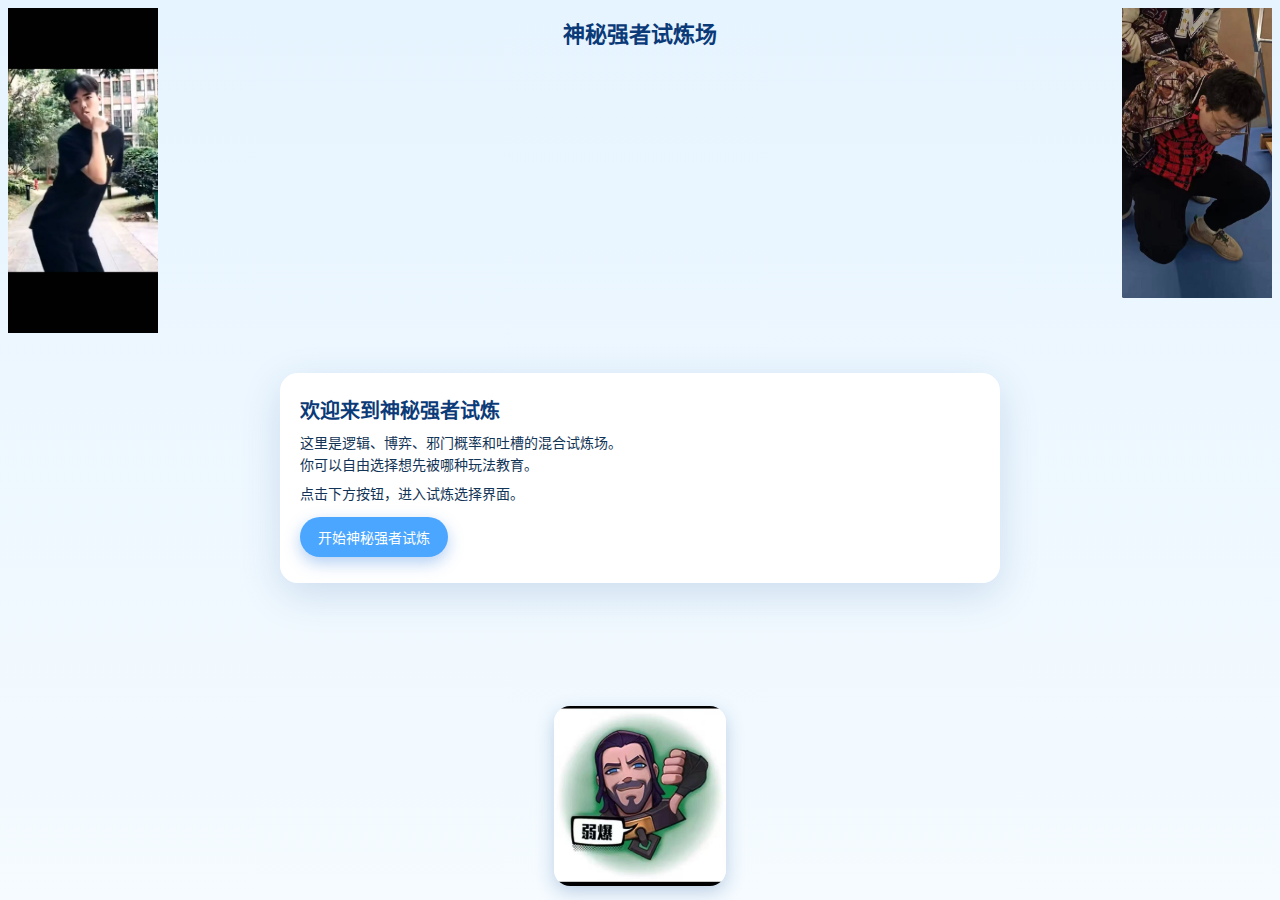
<file: index.html>
<!DOCTYPE html>
<html lang="zh-CN">
<head>
  <meta charset="UTF-8" />
  <title>神秘强者试炼场</title>
  <meta name="viewport" content="width=device-width, initial-scale=1" />
  <link rel="stylesheet" href="style.css" />
</head>
<body>
  <div class="app">
    <!-- 左上 / 右上 装饰图 -->
    <img
      id="img-left"
      class="decor-img decor-left"
      src="pic_L1.png"
      alt="左上角图片"
    />
    <img
      id="img-right"
      class="decor-img decor-right"
      src="pic_R1.png"
      alt="右上角图片"
    />

    <header>
      <h1>神秘强者试炼场</h1>
    </header>

    <main>
      <!-- 顶层首页 -->
      <section id="screen-home" class="screen active">
        <div class="card">
          <h2>欢迎来到神秘强者试炼</h2>
          <p class="story">
            这里是逻辑、博弈、邪门概率和吐槽的混合试炼场。<br />
            你可以自由选择想先被哪种玩法教育。
          </p>
          <p class="story">
            点击下方按钮，进入试炼选择界面。
          </p>
          <button id="btn-main-start" class="btn primary">
            开始神秘强者试炼
          </button>
        </div>
      </section>

      <!-- 试炼选择菜单 -->
      <section id="screen-trial-menu" class="screen">
        <div class="card">
          <h2>选择你的试炼</h2>
          <p class="story">
            请选择你想先体验的试炼模式：
          </p>
          <div class="choice-group">
            <button class="btn secondary" data-goto="screen-magic-intro">
              野猪王携空调哥强势入侵
            </button>
            <button class="btn secondary" data-goto="screen-pirate-intro">
              弄子里分赃事件
            </button>
            <button class="btn secondary" data-goto="screen-prisoner-intro">
              东窗事发
            </button>
            <button class="btn secondary" data-goto="screen-auction-intro">
              分赃后的迷茫
            </button>
            <button class="btn secondary" data-goto="screen-gamble-intro">
              分赃后的豪赌
            </button>
          </div>
          <button class="btn text" data-goto="screen-home">
            ← 返回主页
          </button>
        </div>
      </section>

      <!-- 魔法试炼：简介 -->
      <section id="screen-magic-intro" class="screen">
        <div class="card">
          <h2>魔法试炼（野猪王携空调哥强势入侵）</h2>
          <p class="story">
            你代表魔法师学院出战，对手是：<br />
            · 野猪王：把你变成野猪，成功率 70%；<br />
            · 空调大王：用冷空调把你吹晕，成功率 90%。<br />
            施法顺序：你 → 野猪王 → 空调大王。
          </p>
          <p class="story">
            如果第一轮结束所有人都还站着，三个人一起变成“撒头股”，谁都不赢。
          </p>
          <p class="story">
            你可以选择：<br />
            1）故事魔杖（命中率 60%）<br />
            2）高之魅惑（命中率 80%）<br />
            3）特斯拉之力（命中率 100%）
          </p>
          <button id="btn-magic-start" class="btn primary">
            进入魔法试炼
          </button>
          <button class="btn text" data-goto="screen-trial-menu">← 返回试炼选择</button>
        </div>
      </section>

      <!-- 魔法试炼：选择武器 -->
      <section id="screen-weapon" class="screen">
        <div class="card">
          <h2>请选择你的武器</h2>
          <p class="story">
            你的对手都会让自己的胜率最大化。<br />
            你选谁，就可能被谁教育。
          </p>
          <div class="choice-group">
            <button class="btn secondary" data-weapon="tesla">
              特斯拉之力（命中率 100%）
            </button>
            <button class="btn secondary" data-weapon="charm">
              高之魅惑（命中率 80%）
            </button>
            <button class="btn secondary" data-weapon="story">
              故事魔杖（命中率 60%）
            </button>
          </div>
          <button class="btn text" data-goto="screen-magic-intro">
            ← 回到魔法试炼简介
          </button>
        </div>
      </section>

      <!-- 魔法试炼：特斯拉之力 · 选择攻击目标 -->
      <section id="screen-tesla-choose" class="screen">
        <div class="card">
          <h2>特斯拉之力 · 选择目标</h2>
          <p class="story">
            你选择了<span class="highlight">特斯拉之力</span>，命中率 100%。<br />
            你可以一杖把一名对手直接撞飞。
          </p>
          <div class="choice-group">
            <button class="btn secondary" data-tesla-target="ac">
              先撞飞空调大王（90% 吹晕你）
            </button>
            <button class="btn secondary" data-tesla-target="boar">
              先撞飞野猪王（70% 变猪术）
            </button>
          </div>
          <p class="small">
            看起来最帅的技能，不一定是最聪明的选择，看来是召唤特斯拉把某人也召唤到脑子里了。
          </p>
          <button class="btn text" data-goto="screen-weapon">
            ← 换个武器
          </button>
        </div>
      </section>

      <!-- 特斯拉：先撞空调大王 -->
      <section id="screen-tesla-ac" class="screen">
        <div class="card">
          <h2>特斯拉之力 · 先撞空调大王</h2>
          <p class="story">
            你把<span class="highlight">空调大王</span>直接撞飞，看起来除掉了 90% 的大威胁。
          </p>
          <p class="story">
            接下来轮到<span class="highlight">野猪王</span>行动，他有 70% 概率把你变成野猪。<br />
            你没有额外防御，一旦变猪就结束。
          </p>
          <p class="story">
            这条路你的胜率只有<span class="highlight">30%</span> 左右。
          </p>
          <p class="taunt">
            评价：最帅的一杖，换来的是“菜，就多练”。
          </p>
          <button class="btn primary" data-goto="screen-weapon">
            再想想，换个武器
          </button>
          <button class="btn text" data-goto="screen-magic-intro">
            ← 回到魔法试炼简介
          </button>
        </div>
      </section>

      <!-- 特斯拉：先撞野猪王 -->
      <section id="screen-tesla-boar" class="screen">
        <div class="card">
          <h2>特斯拉之力 · 先撞野猪王</h2>
          <p class="story">
            你先把<span class="highlight">野猪王</span>撞飞，感觉清除了 70% 风险。
          </p>
          <p class="story">
            场上只剩你和<span class="highlight">空调大王</span>，轮到他行动，90% 概率把你吹晕。
          </p>
          <p class="story">
            这条路你的胜率只有<span class="highlight">10%</span> 左右。
          </p>
          <p class="taunt">
            评价：你把自己送到了 90% 风险面前，还以为是“先手制人”。
          </p>
          <button class="btn primary" data-goto="screen-weapon">
            再想想，换个武器
          </button>
          <button class="btn text" data-goto="screen-magic-intro">
            ← 回到魔法试炼简介
          </button>
        </div>
      </section>

      <!-- 高之魅惑：选择目标 -->
      <section id="screen-charm-choose" class="screen">
        <div class="card">
          <h2>高之魅惑 · 选择目标</h2>
          <p class="story">
            你选择了<span class="highlight">高之魅惑</span>，命中率 80%。<br />
            你先魅惑谁？
          </p>
          <div class="choice-group">
            <button class="btn secondary" data-charm-target="ac">
              先魅惑空调大王
            </button>
            <button class="btn secondary" data-charm-target="boar">
              先魅惑野猪王
            </button>
          </div>
          <button class="btn text" data-goto="screen-weapon">
            ← 换个武器
          </button>
        </div>
      </section>

      <!-- 高之魅惑：先魅惑空调大王 -->
      <section id="screen-charm-ac" class="screen">
        <div class="card">
          <h2>高之魅惑 · 先魅惑空调大王</h2>
          <p class="story">
            你用 80% 的魅惑去秒空调大王，假设成功，场上只剩你和野猪王。
          </p>
          <p class="story">
            接下来轮到野猪王，有 70% 概率把你变成野猪。<br />
            你只是把自己从 90% 风险换成了 70%。
          </p>
          <p class="taunt">
            评价：看着像算计，其实是换个姿势挨打。
          </p>
          <button class="btn primary" data-goto="screen-weapon">
            再换个武器试试
          </button>
          <button class="btn text" data-goto="screen-magic-intro">
            ← 回到魔法试炼简介
          </button>
        </div>
      </section>

      <!-- 高之魅惑：先魅惑野猪王 -->
      <section id="screen-charm-boar" class="screen">
        <div class="card">
          <h2>高之魅惑 · 先魅惑野猪王</h2>
          <p class="story">
            你用 80% 的魅惑秒掉野猪王，假设成功，场上只剩你和空调大王。
          </p>
          <p class="story">
            接下来轮到空调大王，有 90% 概率把你吹晕。
          </p>
          <p class="taunt">
            评价：你很努力在做选择，但无论怎么走，结局都叫“别人有技能，你有脸挨打”。
          </p>
          <button class="btn primary" data-goto="screen-weapon">
            再换个武器试试
          </button>
          <button class="btn text" data-goto="screen-magic-intro">
            ← 回到魔法试炼简介
          </button>
        </div>
      </section>

      <!-- 故事魔杖：三种策略 -->
      <section id="screen-story-choose" class="screen">
        <div class="card">
          <h2>故事魔杖 · 选择策略</h2>
          <p class="story">
            你选择了<span class="highlight">故事魔杖</span>，命中率 60%。<br />
            看起来最普通，实际最能玩出花。
          </p>
          <p class="story">
            你可以：
          </p>
          <div class="choice-group">
            <button class="btn secondary" data-story-option="boar">
              ① 先控野猪王
            </button>
            <button class="btn secondary" data-story-option="ac">
              ② 先控空调大王
            </button>
            <button class="btn secondary" data-story-option="pass">
              ③ 第一轮空放，假装在讲超长故事
            </button>
          </div>
          <button class="btn text" data-goto="screen-weapon">
            ← 换个武器
          </button>
        </div>
      </section>

      <!-- 故事魔杖：先控野猪王 -->
      <section id="screen-story-boar" class="screen">
        <div class="card">
          <h2>故事魔杖 · 先控野猪王</h2>
          <p class="story">
            你决定先对<span class="highlight">野猪王</span>施放故事魔杖，命中率 60%。<br />
            在合理推理下，这条路线最终大约有<span class="highlight">30%</span> 的胜率。
          </p>
          <button id="btn-story-boar-roll" class="btn primary">
            抽一个 1–100 的随机数
          </button>
          <p id="story-boar-result" class="story result-text"></p>
          <button class="btn text" data-goto="screen-story-choose">
            ← 回到故事魔杖策略选择
          </button>
          <button class="btn text" data-goto="screen-trial-menu">
            ← 返回试炼选择
          </button>
        </div>
      </section>

      <!-- 故事魔杖：先控空调大王 -->
      <section id="screen-story-ac" class="screen">
        <div class="card">
          <h2>故事魔杖 · 先控空调大王</h2>
          <p class="story">
            你决定先对<span class="highlight">空调大王</span>施放故事魔杖，命中率 60%。<br />
            在合理推理下，这条路线最终大约有<span class="highlight">38%</span> 的胜率。
          </p>
          <button id="btn-story-ac-roll" class="btn primary">
            抽一个 1–100 的随机数
          </button>
          <p id="story-ac-result" class="story result-text"></p>
          <button class="btn text" data-goto="screen-story-choose">
            ← 回到故事魔杖策略选择
          </button>
          <button class="btn text" data-goto="screen-trial-menu">
            ← 返回试炼选择
          </button>
        </div>
      </section>

      <!-- 故事魔杖：空放策略 -->
      <section id="screen-story-pass" class="screen">
        <div class="card">
          <h2>故事魔杖 · 空放策略</h2>
          <p class="story">
            你第一轮什么也不打，只是在那边讲故事。<br />
            在合理推理下，这条路线最终大约有<span class="highlight">60%</span> 的胜率。
          </p>
          <button id="btn-story-pass-roll" class="btn primary">
            抽一个 1–100 的随机数（≤60 视为获胜）
          </button>
          <p id="story-pass-result" class="story result-text"></p>
          <button class="btn text" data-goto="screen-story-choose">
            ← 回到故事魔杖策略选择
          </button>
          <button class="btn text" data-goto="screen-trial-menu">
            ← 返回试炼选择
          </button>
        </div>
      </section>

      <!-- 海盗分金：简介 -->
      <section id="screen-pirate-intro" class="screen">
        <div class="card">
          <h2>海盗分金（弄子里分赃事件）</h2>
          <p class="story">
            畅想机器人校区后面的小弄子里有一片水塘。<br />
            涨潮退去后，你和 Jack、雍、高、西 五个海盗在水塘底下捞出了
            <span class="highlight">100 枚金币</span>。
          </p>
          <p class="story">
            你是<span class="highlight">1 号海盗（老大 / 玩家）</span>，其余依次是：<br />
            2 号：Jack，3 号：雍，4 号：高，5 号：西。
          </p>
          <p class="story">
            由你先提出一份分配方案，然后五人投票。<br />
            若<span class="highlight">赞成票 ≥ 3</span>，方案通过；否则你会被不知哪里飞来的特斯拉撞飞。
          </p>
          <p class="story">
            所有人都：想活命，其次想拿更多金币，同样条件下，喜欢看别人被撞飞。
          </p>
          <button id="btn-pirate-start" class="btn primary">
            进入分金币试炼
          </button>
          <button class="btn text" data-goto="screen-trial-menu">
            ← 返回试炼选择
          </button>
        </div>
      </section>

      <!-- 海盗分金：输入方案 -->
      <section id="screen-pirate-game" class="screen">
        <div class="card">
          <h2>海盗分金 · 提出你的方案</h2>
          <p class="story">
            顺序是：<span class="highlight">【你, Jack, 雍, 高, 西】</span>。
          </p>
          <p class="story">
            请在一行中输入五个非负整数，用英文逗号分隔，<br />
            五个数字加起来必须是 <span class="highlight">100</span>。<br />
            示例：<code>95,1,1,2,1</code>
          </p>
          <input
            id="pirate-input"
            type="text"
            class="text-input"
            placeholder="例如：95,1,1,2,1"
          />
          <button id="btn-pirate-submit" class="btn primary">
            提交分配方案
          </button>
          <p id="pirate-result" class="story result-text"></p>
          <button class="btn text" data-goto="screen-pirate-intro">
            ← 返回故事简介
          </button>
          <button class="btn text" data-goto="screen-trial-menu">
            ← 返回试炼选择
          </button>
        </div>
      </section>

      <!-- 囚徒困境：简介 -->
      <section id="screen-prisoner-intro" class="screen">
        <div class="card">
          <h2>囚徒困境（东窗事发）</h2>
          <p class="story">
            你和一位神秘强者一起被带进审讯室，怀疑参与“水塘金币事件”。<br />
            警官把你们分开，只给出两种选择：<span class="highlight">沉默</span> 或 <span class="highlight">坦白</span>。
          </p>
          <p class="story">
            结果大致是：<br />
            · 两人都沉默：各关 1 年；<br />
            · 你坦白、对方沉默：你放人，对方 10 年；<br />
            · 你沉默、对方坦白：你 10 年，对方放人；<br />
            · 两人都坦白：各关 5 年。
          </p>
          <p class="story">
            你可以体验一次性审讯，也可以体验三轮连续审讯。
          </p>
          <button id="btn-prisoner-start" class="btn primary">
            进入囚徒困境试炼
          </button>
          <button class="btn text" data-goto="screen-trial-menu">
            ← 返回试炼选择
          </button>
        </div>
      </section>

      <!-- 囚徒困境：模式选择 -->
      <section id="screen-prisoner-mode" class="screen">
        <div class="card">
          <h2>囚徒困境 · 选择模式</h2>
          <p class="story">
            你想先体验哪一种？
          </p>
          <div class="choice-group">
            <button class="btn secondary" data-goto="screen-prisoner-one-shot">
              单次审讯（一次性囚徒困境）
            </button>
            <button class="btn secondary" id="btn-prisoner-repeated">
              三轮审讯（重复博弈）
            </button>
          </div>
          <button class="btn text" data-goto="screen-prisoner-intro">
            ← 返回故事简介
          </button>
        </div>
      </section>

      <!-- 囚徒困境：一次性选择 -->
      <section id="screen-prisoner-one-shot" class="screen">
        <div class="card">
          <h2>一次性囚徒困境</h2>
          <p class="story">
            现在只有这一轮审讯。<br />
            你只能选择：<span class="highlight">沉默</span> 或 <span class="highlight">坦白</span>。
          </p>
          <div class="choice-group">
            <button class="btn secondary" data-prison-one-choice="silent">
              我选择沉默
            </button>
            <button class="btn secondary" data-prison-one-choice="confess">
              我选择坦白
            </button>
          </div>
          <button class="btn text" data-goto="screen-prisoner-mode">
            ← 返回模式选择
          </button>
        </div>
      </section>

      <!-- 囚徒困境：一次性结果 · 你沉默，对方坦白 -->
      <section id="screen-prisoner-one-result-CS" class="screen">
        <div class="card">
          <h2>结果：你沉默，对方坦白</h2>
          <p class="story">
            你的选择：沉默。<br />
            神秘强者的选择：坦白。
          </p>
          <p class="story">
            结果：<br />
            · 你被判 <span class="highlight">10 年</span>；<br />
            · 对方 <span class="highlight">0 年</span>。
          </p>
          <p class="taunt">
            评价：你在演信任与背叛，对方在演刑法教材。
          </p>
          <button class="btn primary" data-goto="screen-prisoner-one-shot">
            再玩一次单次审讯
          </button>
          <button class="btn text" id="btn-prisoner-go-repeated-from-CS">
            → 试试三轮审讯
          </button>
          <button class="btn text" data-goto="screen-trial-menu">
            ← 返回试炼选择
          </button>
        </div>
      </section>

      <!-- 囚徒困境：一次性结果 · 双方坦白 -->
      <section id="screen-prisoner-one-result-CC" class="screen">
        <div class="card">
          <h2>结果：双方坦白</h2>
          <p class="story">
            你的选择：坦白。<br />
            神秘强者的选择：坦白。
          </p>
          <p class="story">
            结果：<br />
            · 你被判 <span class="highlight">5 年</span>；<br />
            · 对方也 <span class="highlight">5 年</span>。
          </p>
          <p class="story">
            这是经典一次性囚徒困境里的“理性人结局”：彼此防备，最后一起坐牢。
          </p>
          <p class="taunt">
            评价：你不傻，对方也不傻，然后大家一起难看。
          </p>
          <button class="btn primary" data-goto="screen-prisoner-one-shot">
            再玩一次单次审讯
          </button>
          <button class="btn text" id="btn-prisoner-go-repeated-from-CC">
            → 试试三轮审讯
          </button>
          <button class="btn text" data-goto="screen-trial-menu">
            ← 返回试炼选择
          </button>
        </div>
      </section>

      <!-- 囚徒困境：三轮 · 第 1 轮 -->
      <section id="screen-prisoner-r1" class="screen">
        <div class="card">
          <h2>三轮审讯 · 第 1 轮</h2>
          <p class="story">
            现在是第 <span class="highlight">1</span> 轮审讯。<br />
            你还不知道对方会怎么选。
          </p>
          <p class="story">
            选择你的行动：
          </p>
          <div class="choice-group">
            <button class="btn secondary" data-prison-round="1" data-prison-choice="silent">
              第 1 轮选择沉默
            </button>
            <button class="btn secondary" data-prison-round="1" data-prison-choice="confess">
              第 1 轮选择坦白
            </button>
          </div>
          <button class="btn text" data-goto="screen-prisoner-mode">
            ← 返回模式选择
          </button>
        </div>
      </section>

      <!-- 囚徒困境：三轮 · 第 2 轮 -->
      <section id="screen-prisoner-r2" class="screen">
        <div class="card">
          <h2>三轮审讯 · 第 2 轮</h2>
          <p id="prison-r2-prev" class="story"></p>
          <p class="story">
            现在是第 <span class="highlight">2</span> 轮审讯。<br />
            再选一次：沉默，还是坦白？
          </p>
          <div class="choice-group">
            <button class="btn secondary" data-prison-round="2" data-prison-choice="silent">
              第 2 轮选择沉默
            </button>
            <button class="btn secondary" data-prison-round="2" data-prison-choice="confess">
              第 2 轮选择坦白
            </button>
          </div>
          <button class="btn text" data-goto="screen-prisoner-mode">
            ← 返回模式选择
          </button>
        </div>
      </section>

      <!-- 囚徒困境：三轮 · 第 3 轮 -->
      <section id="screen-prisoner-r3" class="screen">
        <div class="card">
          <h2>三轮审讯 · 第 3 轮</h2>
          <p id="prison-r3-prev1" class="story"></p>
          <p id="prison-r3-prev2" class="story"></p>
          <p class="story">
            现在是第 <span class="highlight">3</span> 轮审讯。<br />
            这是最后一次选择。
          </p>
          <div class="choice-group">
            <button class="btn secondary" data-prison-round="3" data-prison-choice="silent">
              第 3 轮选择沉默
            </button>
            <button class="btn secondary" data-prison-round="3" data-prison-choice="confess">
              第 3 轮选择坦白
            </button>
          </div>
          <button class="btn text" data-goto="screen-prisoner-mode">
            ← 返回模式选择
          </button>
        </div>
      </section>

      <!-- 囚徒困境：三轮 · 总结 -->
      <section id="screen-prisoner-summary" class="screen">
        <div class="card">
          <h2>三轮审讯 · 总结</h2>
          <div id="prison-summary-detail" class="story"></div>
          <button class="btn primary" id="btn-prisoner-restart-repeated">
            再玩一次三轮审讯
          </button>
          <button class="btn text" data-goto="screen-prisoner-mode">
            ← 返回模式选择
          </button>
          <button class="btn text" data-goto="screen-trial-menu">
            ← 返回试炼选择
          </button>
        </div>
      </section>

      <!-- 陷阱拍卖：简介 -->
      <section id="screen-auction-intro" class="screen">
        <div class="card">
          <h2>陷阱拍卖（分赃后的迷茫）</h2>
          <p class="story">
            有一张面值 <span class="highlight">10 元</span> 的购物卡，正在拍卖。<br />
            规则很简单：
          </p>
          <p class="story">
            · 谁出价最高，谁拿到购物卡；<br />
            · <span class="highlight">所有出过价的人</span>，都要支付自己最高出价。
          </p>
          <p class="story">
            你和一位神秘强者参加这场拍卖。<br />
            你可以多轮出价，也可以在任何时刻认输。
          </p>
          <button id="btn-auction-start" class="btn primary">
            进入拍卖
          </button>
          <button class="btn text" data-goto="screen-trial-menu">
            ← 返回试炼选择
          </button>
        </div>
      </section>

      <!-- 陷阱拍卖：出价区 -->
      <section id="screen-auction-game" class="screen">
        <div class="card">
          <h2>陷阱拍卖 · 出价区</h2>
          <p class="story">
            标的是一张面值 <span class="highlight">10 元</span> 的购物卡。<br />
            谁出价最高谁拿卡，但所有出过价的人都要付出自己的最高出价。
          </p>
          <p id="auction-status" class="story"></p>
          <input
            id="auction-input"
            type="text"
            class="text-input"
            placeholder="请输入你的出价（整数元），或 0 表示这轮不出价"
          />
          <button id="btn-auction-bid" class="btn primary">
            出价
          </button>
          <button id="btn-auction-giveup" class="btn secondary">
            认输 / 停止
          </button>
          <p id="auction-result" class="story result-text"></p>
          <button class="btn text" data-goto="screen-auction-intro">
            ← 返回拍卖简介
          </button>
          <button class="btn text" data-goto="screen-trial-menu">
            ← 返回试炼选择
          </button>
        </div>
      </section>

      <!-- 分赃后的豪赌：简介 -->
      <section id="screen-gamble-intro" class="screen">
        <div class="card">
          <h2>分赃后的豪赌（三色珠子幸运游戏）</h2>
          <p class="story">
            三色珠子幸运游戏 - 最高奖励 20 元！<br />
            袋中共有 <span class="highlight">24 颗珠子</span>，红 / 黄 / 蓝 各 8 颗。
          </p>
          <p class="story">
            每次游戏你先支付 <span class="highlight">5 元</span>，随机抽取 12 颗珠子，<br />
            根据颜色分布获得不同奖励。
          </p>
          <p class="story">
            宣传口径大概是：<br />
            · 840 组合拿 20 元，净赚 15 元；<br />
            · 831 / 750 等“好运奖”10–19 元；<br />
            · 642 / 633 等“安慰奖”5–9 元；<br />
            · 552 / 444 等普通奖 1–4 元；<br />
            · 543 组合号称 48.7% 概率回血 10 元。
          </p>
          <p class="story">
            现在，请你亲自玩满 <span class="highlight">10 局</span>，记录自己的真实盈亏。
          </p>
          <button id="btn-gamble-start" class="btn primary">
            进入豪赌试炼（至少玩 10 局）
          </button>
          <button class="btn text" data-goto="screen-trial-menu">
            ← 返回试炼选择
          </button>
        </div>
      </section>

      <!-- 分赃后的豪赌：游戏页 -->
      <section id="screen-gamble-game" class="screen">
        <div class="card">
          <h2>分赃后的豪赌 · 游戏中</h2>
          <p id="gamble-status" class="story"></p>
          <button id="btn-gamble-play" class="btn primary">
            开始第 1 局（-5 元）
          </button>
          <button id="btn-gamble-reset" class="btn secondary">
            重新来 10 局
          </button>
          <div id="gamble-round-log" class="story"></div>
          <p id="gamble-summary" class="story result-text"></p>
          <button class="btn text" data-goto="screen-gamble-intro">
            ← 返回规则说明
          </button>
          <button class="btn text" data-goto="screen-trial-menu">
            ← 返回试炼选择
          </button>
          <button class="btn text" data-goto="screen-home">
            ← 返回主页
          </button>
        </div>
      </section>
    </main>

    <!-- 底部居中装饰图 -->
    <footer>
      <img
        id="img-bottom"
        class="decor-bottom"
        src="pic_B1.png"
        alt="底部图片"
      />
    </footer>
  </div>

  <script src="script.js"></script>
</body>
</html>
</file>
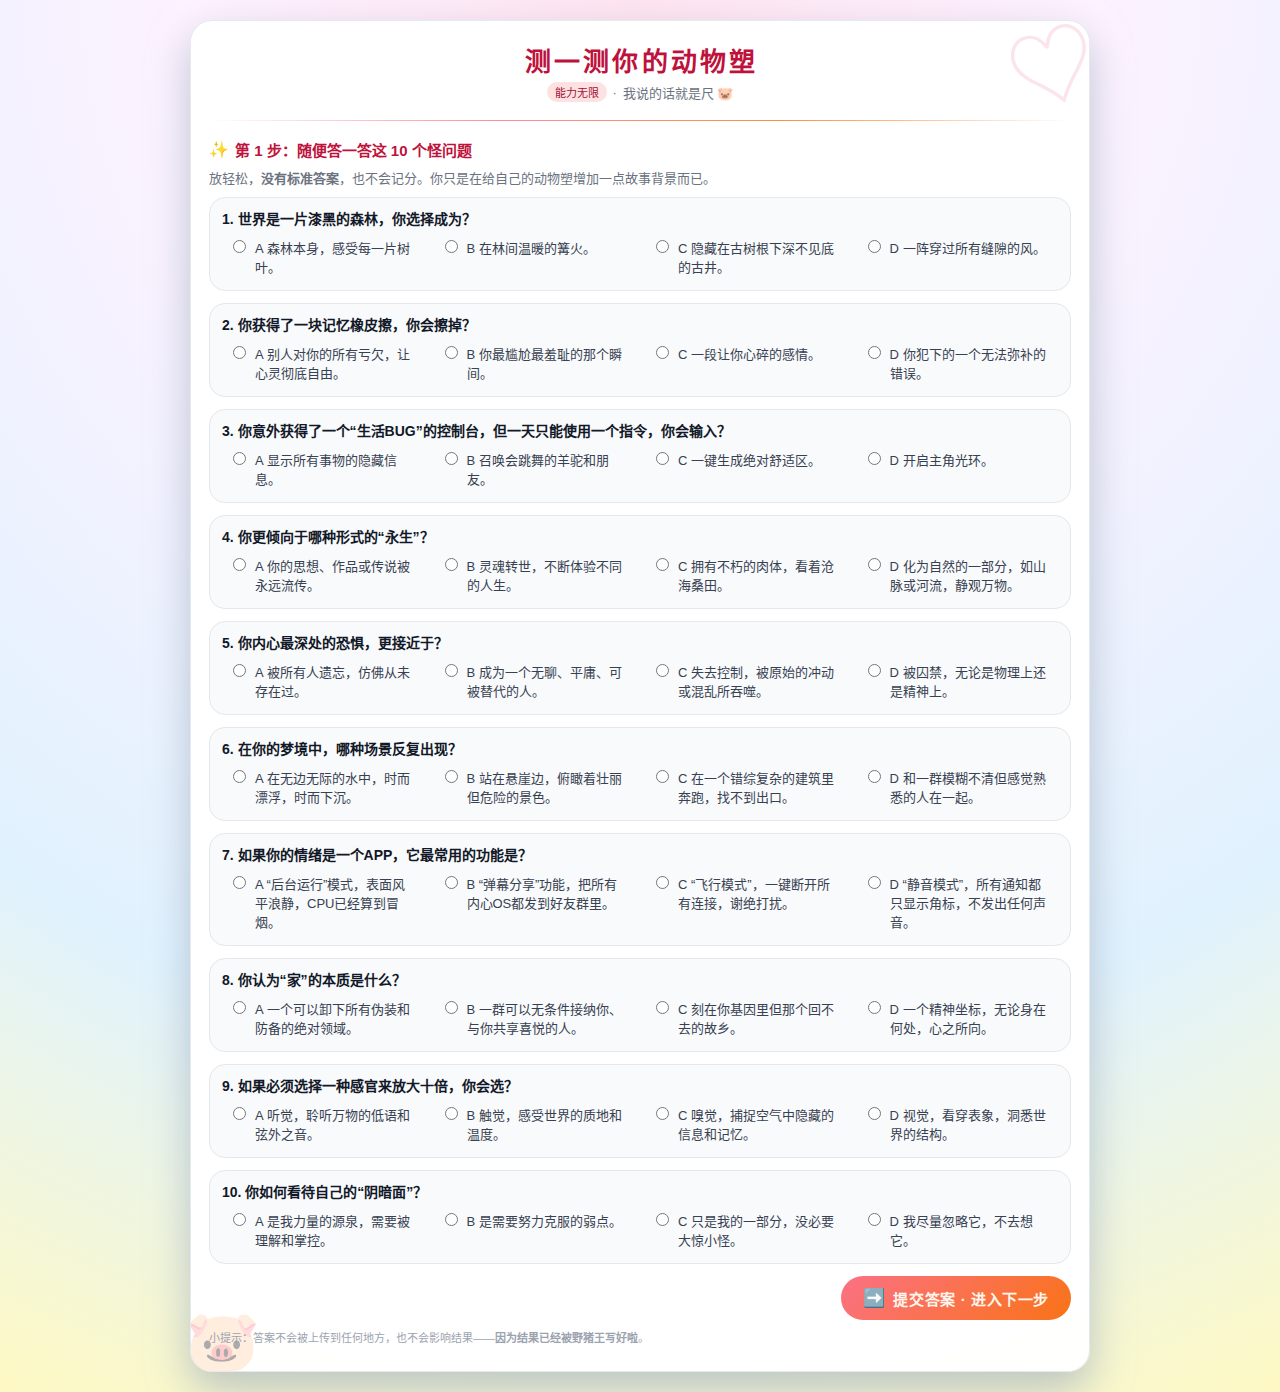
<file: animal.html>
<!DOCTYPE html>
<html lang="zh-CN">
<head>
  <meta charset="UTF-8" />
  <title>测一测你的动物塑 · 城市野猪王测试</title>
  <meta name="viewport" content="width=device-width, initial-scale=1" />
  <style>
    * {
      box-sizing: border-box;
    }
    body {
      margin: 0;
      padding: 20px;
      font-family: -apple-system, BlinkMacSystemFont, "Segoe UI", Roboto, "PingFang SC",
        "Hiragino Sans GB", "Microsoft YaHei", sans-serif;
      background: radial-gradient(circle at top, #ffe4f1 0, #fdf2ff 30%, #e0f2fe 70%, #fef9c3 100%);
      color: #111827;
    }
    .app {
      max-width: 900px;
      margin: 0 auto;
      background: rgba(255, 255, 255, 0.98);
      border-radius: 22px;
      padding: 20px 18px 24px;
      box-shadow: 0 18px 40px rgba(148, 163, 184, 0.6);
      border: 1px solid rgba(226, 232, 240, 0.9);
      position: relative;
      overflow: hidden;
    }
    .app::before {
      content: "♡";
      position: absolute;
      font-size: 90px;
      color: rgba(248, 187, 208, 0.4);
      right: -8px;
      top: -24px;
      transform: rotate(-18deg);
      pointer-events: none;
    }
    .app::after {
      content: "🐷";
      position: absolute;
      font-size: 60px;
      left: -6px;
      bottom: -6px;
      opacity: 0.4;
      pointer-events: none;
    }
    .app-inner {
      position: relative;
      z-index: 1;
    }
    header {
      text-align: center;
      margin-bottom: 18px;
    }
    .title-main {
      font-size: 26px;
      margin: 0 0 4px;
      letter-spacing: 0.12em;
      text-indent: 0.12em;
      font-weight: 700;
      color: #be123c;
    }
    .title-sub {
      font-size: 13px;
      color: #6b7280;
      display: flex;
      justify-content: center;
      gap: 6px;
      align-items: center;
    }
    .pill {
      padding: 2px 8px;
      border-radius: 999px;
      background: #fee2e2;
      color: #9f1239;
      font-size: 11px;
    }
    .divider {
      height: 1px;
      margin: 14px 0 18px;
      background: linear-gradient(to right, transparent, #fb7185, #f97316, transparent);
      opacity: 0.8;
    }
    .section-title {
      font-size: 15px;
      font-weight: 600;
      color: #be123c;
      margin-bottom: 8px;
      display: flex;
      align-items: center;
      gap: 6px;
    }
    .section-title::before {
      content: "✨";
      font-size: 16px;
    }
    .section-desc {
      font-size: 13px;
      color: #6b7280;
      margin-bottom: 10px;
    }

    .step {
      display: none;
    }
    .step.active {
      display: block;
    }

    .question-card {
      margin-bottom: 12px;
      padding: 10px 12px;
      border-radius: 16px;
      background: #f9fafb;
      border: 1px solid #e5e7eb;
    }
    .q-title {
      font-size: 14px;
      font-weight: 600;
      margin-bottom: 6px;
      color: #111827;
    }
    .options {
      display: grid;
      grid-template-columns: repeat(auto-fit, minmax(180px, 1fr));
      gap: 4px 10px;
    }
    .option-label {
      font-size: 13px;
      color: #374151;
      display: flex;
      align-items: flex-start;
      gap: 6px;
      cursor: pointer;
      padding: 4px 6px;
      border-radius: 10px;
      transition: background 0.12s ease, transform 0.05s ease;
    }
    .option-label:hover {
      background: #fee2e2;
      transform: translateY(-1px);
    }
    .option-label input {
      margin-top: 2px;
      accent-color: #f97373;
    }

    button {
      padding: 11px 22px;
      border-radius: 999px;
      border: none;
      cursor: pointer;
      font-size: 15px;
      font-weight: 600;
      display: inline-flex;
      align-items: center;
      gap: 8px;
      letter-spacing: 0.04em;
      background: linear-gradient(135deg, #fb7185, #f97316);
      color: #fff7ed;
      transition: transform 0.08s ease, box-shadow 0.08s ease, filter 0.1s ease;
    }
    button span.emoji {
      font-size: 18px;
    }
    button:hover {
      box-shadow: 0 10px 24px rgba(248, 113, 113, 0.7);
      transform: translateY(-1px) scale(1.01);
      filter: brightness(1.03);
    }
    button:active {
      transform: translateY(0) scale(0.99);
      box-shadow: none;
      filter: brightness(0.96);
    }
    .btn-row {
      margin-top: 10px;
      display: flex;
      justify-content: flex-end;
    }

    .city-input-wrap {
      margin: 10px 0 4px;
    }
    .city-input-wrap input {
      width: 100%;
      padding: 10px 12px;
      border-radius: 999px;
      border: 1px solid #e5e7eb;
      font-size: 14px;
      outline: none;
      transition: border-color 0.12s ease, box-shadow 0.12s ease;
    }
    .city-input-wrap input:focus {
      border-color: #fb7185;
      box-shadow: 0 0 0 2px rgba(248, 113, 113, 0.25);
    }

    .note {
      margin-top: 10px;
      font-size: 11px;
      color: #9ca3af;
      line-height: 1.5;
    }

    /* loading step */
    .loading-box {
      padding: 12px;
      border-radius: 16px;
      background: #f9fafb;
      border: 1px dashed #e5e7eb;
    }
    .loading-title {
      font-size: 15px;
      font-weight: 600;
      margin-bottom: 6px;
    }
    .loading-sub {
      font-size: 13px;
      color: #4b5563;
    }
    .loader-bar {
      width: 100%;
      height: 10px;
      background: #e5e7eb;
      border-radius: 999px;
      overflow: hidden;
      margin-top: 10px;
    }
    .loader-inner {
      height: 100%;
      width: 40%;
      background: linear-gradient(90deg, #fb7185, #f97316);
      border-radius: 999px;
      animation: loading 1.4s infinite alternate;
    }
    @keyframes loading {
      from {
        transform: translateX(-10%);
      }
      to {
        transform: translateX(80%);
      }
    }
    .loading-tip {
      margin-top: 10px;
      font-size: 12px;
      color: #6b7280;
    }

    /* result step */
    .result-main {
      padding: 12px;
      border-radius: 18px;
      background: #fef9c3;
      border: 1px solid rgba(250, 204, 21, 0.8);
      margin-bottom: 12px;
      position: relative;
      overflow: hidden;
    }
    .result-main::after {
      content: "👑";
      position: absolute;
      right: 10px;
      bottom: 4px;
      font-size: 28px;
      opacity: 0.7;
    }
    .result-title {
      font-size: 14px;
      color: #92400e;
      margin-bottom: 4px;
      font-weight: 600;
    }
    .animal-name {
      font-size: 22px;
      font-weight: 800;
      color: #b91c1c;
      margin-bottom: 6px;
    }
    .result-text {
      font-size: 13px;
      color: #4b5563;
      line-height: 1.6;
    }
    .pig-wall {
      margin-top: 12px;
      padding: 10px;
      border-radius: 18px;
      background: #f9fafb;
      border: 1px dashed #e5e7eb;
      display: grid;
      grid-template-columns: repeat(auto-fit, minmax(26px, 1fr));
      gap: 4px;
      justify-items: center;
      font-size: 20px;
    }
    .again-btn {
      margin-top: 12px;
      display: flex;
      justify-content: flex-end;
    }
    .again-btn button {
      background: linear-gradient(135deg, #38bdf8, #6366f1);
    }

    @media (max-width: 640px) {
      .app {
        padding: 14px 12px 18px;
      }
      .title-main {
        font-size: 22px;
      }
      .options {
        grid-template-columns: 1fr;
      }
      .btn-row, .again-btn {
        justify-content: center;
      }
    }
  </style>
</head>
<body>
  <div class="app">
    <div class="app-inner">
      <header>
        <h1 class="title-main">测一测你的动物塑</h1>
        <div class="title-sub">
          <span class="pill">能力无限</span>
          <span>·</span>
          <span>我说的话就是尺 🐷</span>
        </div>
      </header>

      <div class="divider"></div>

      <!-- Step 1: 问卷 -->
      <div id="step-quiz" class="step active">
        <div class="section-title">第 1 步：随便答一答这 10 个怪问题</div>
        <div class="section-desc">
          放轻松，<strong>没有标准答案</strong>，也不会记分。你只是在给自己的动物塑增加一点故事背景而已。
        </div>

        <div class="question-card">
          <div class="q-title">1. 世界是一片漆黑的森林，你选择成为？</div>
          <div class="options">
            <label class="option-label">
              <input type="radio" name="q1" value="A" />
              <span>A 森林本身，感受每一片树叶。</span>
            </label>
            <label class="option-label">
              <input type="radio" name="q1" value="B" />
              <span>B 在林间温暖的篝火。</span>
            </label>
            <label class="option-label">
              <input type="radio" name="q1" value="C" />
              <span>C 隐藏在古树根下深不见底的古井。</span>
            </label>
            <label class="option-label">
              <input type="radio" name="q1" value="D" />
              <span>D 一阵穿过所有缝隙的风。</span>
            </label>
          </div>
        </div>

        <div class="question-card">
          <div class="q-title">2. 你获得了一块记忆橡皮擦，你会擦掉？</div>
          <div class="options">
            <label class="option-label">
              <input type="radio" name="q2" value="A" />
              <span>A 别人对你的所有亏欠，让心灵彻底自由。</span>
            </label>
            <label class="option-label">
              <input type="radio" name="q2" value="B" />
              <span>B 你最尴尬最羞耻的那个瞬间。</span>
            </label>
            <label class="option-label">
              <input type="radio" name="q2" value="C" />
              <span>C 一段让你心碎的感情。</span>
            </label>
            <label class="option-label">
              <input type="radio" name="q2" value="D" />
              <span>D 你犯下的一个无法弥补的错误。</span>
            </label>
          </div>
        </div>

        <div class="question-card">
          <div class="q-title">3. 你意外获得了一个“生活BUG”的控制台，但一天只能使用一个指令，你会输入？</div>
          <div class="options">
            <label class="option-label">
              <input type="radio" name="q3" value="A" />
              <span>A 显示所有事物的隐藏信息。</span>
            </label>
            <label class="option-label">
              <input type="radio" name="q3" value="B" />
              <span>B 召唤会跳舞的羊驼和朋友。</span>
            </label>
            <label class="option-label">
              <input type="radio" name="q3" value="C" />
              <span>C 一键生成绝对舒适区。</span>
            </label>
            <label class="option-label">
              <input type="radio" name="q3" value="D" />
              <span>D 开启主角光环。</span>
            </label>
          </div>
        </div>

        <div class="question-card">
          <div class="q-title">4. 你更倾向于哪种形式的“永生”？</div>
          <div class="options">
            <label class="option-label">
              <input type="radio" name="q4" value="A" />
              <span>A 你的思想、作品或传说被永远流传。</span>
            </label>
            <label class="option-label">
              <input type="radio" name="q4" value="B" />
              <span>B 灵魂转世，不断体验不同的人生。</span>
            </label>
            <label class="option-label">
              <input type="radio" name="q4" value="C" />
              <span>C 拥有不朽的肉体，看着沧海桑田。</span>
            </label>
            <label class="option-label">
              <input type="radio" name="q4" value="D" />
              <span>D 化为自然的一部分，如山脉或河流，静观万物。</span>
            </label>
          </div>
        </div>

        <div class="question-card">
          <div class="q-title">5. 你内心最深处的恐惧，更接近于？</div>
          <div class="options">
            <label class="option-label">
              <input type="radio" name="q5" value="A" />
              <span>A 被所有人遗忘，仿佛从未存在过。</span>
            </label>
            <label class="option-label">
              <input type="radio" name="q5" value="B" />
              <span>B 成为一个无聊、平庸、可被替代的人。</span>
            </label>
            <label class="option-label">
              <input type="radio" name="q5" value="C" />
              <span>C 失去控制，被原始的冲动或混乱所吞噬。</span>
            </label>
            <label class="option-label">
              <input type="radio" name="q5" value="D" />
              <span>D 被囚禁，无论是物理上还是精神上。</span>
            </label>
          </div>
        </div>

        <div class="question-card">
          <div class="q-title">6. 在你的梦境中，哪种场景反复出现？</div>
          <div class="options">
            <label class="option-label">
              <input type="radio" name="q6" value="A" />
              <span>A 在无边无际的水中，时而漂浮，时而下沉。</span>
            </label>
            <label class="option-label">
              <input type="radio" name="q6" value="B" />
              <span>B 站在悬崖边，俯瞰着壮丽但危险的景色。</span>
            </label>
            <label class="option-label">
              <input type="radio" name="q6" value="C" />
              <span>C 在一个错综复杂的建筑里奔跑，找不到出口。</span>
            </label>
            <label class="option-label">
              <input type="radio" name="q6" value="D" />
              <span>D 和一群模糊不清但感觉熟悉的人在一起。</span>
            </label>
          </div>
        </div>

        <div class="question-card">
          <div class="q-title">7. 如果你的情绪是一个APP，它最常用的功能是？</div>
          <div class="options">
            <label class="option-label">
              <input type="radio" name="q7" value="A" />
              <span>A “后台运行”模式，表面风平浪静，CPU已经算到冒烟。</span>
            </label>
            <label class="option-label">
              <input type="radio" name="q7" value="B" />
              <span>B “弹幕分享”功能，把所有内心OS都发到好友群里。</span>
            </label>
            <label class="option-label">
              <input type="radio" name="q7" value="C" />
              <span>C “飞行模式”，一键断开所有连接，谢绝打扰。</span>
            </label>
            <label class="option-label">
              <input type="radio" name="q7" value="D" />
              <span>D “静音模式”，所有通知都只显示角标，不发出任何声音。</span>
            </label>
          </div>
        </div>

        <div class="question-card">
          <div class="q-title">8. 你认为“家”的本质是什么？</div>
          <div class="options">
            <label class="option-label">
              <input type="radio" name="q8" value="A" />
              <span>A 一个可以卸下所有伪装和防备的绝对领域。</span>
            </label>
            <label class="option-label">
              <input type="radio" name="q8" value="B" />
              <span>B 一群可以无条件接纳你、与你共享喜悦的人。</span>
            </label>
            <label class="option-label">
              <input type="radio" name="q8" value="C" />
              <span>C 刻在你基因里但那个回不去的故乡。</span>
            </label>
            <label class="option-label">
              <input type="radio" name="q8" value="D" />
              <span>D 一个精神坐标，无论身在何处，心之所向。</span>
            </label>
          </div>
        </div>

        <div class="question-card">
          <div class="q-title">9. 如果必须选择一种感官来放大十倍，你会选？</div>
          <div class="options">
            <label class="option-label">
              <input type="radio" name="q9" value="A" />
              <span>A 听觉，聆听万物的低语和弦外之音。</span>
            </label>
            <label class="option-label">
              <input type="radio" name="q9" value="B" />
              <span>B 触觉，感受世界的质地和温度。</span>
            </label>
            <label class="option-label">
              <input type="radio" name="q9" value="C" />
              <span>C 嗅觉，捕捉空气中隐藏的信息和记忆。</span>
            </label>
            <label class="option-label">
              <input type="radio" name="q9" value="D" />
              <span>D 视觉，看穿表象，洞悉世界的结构。</span>
            </label>
          </div>
        </div>

        <div class="question-card">
          <div class="q-title">10. 你如何看待自己的“阴暗面”？</div>
          <div class="options">
            <label class="option-label">
              <input type="radio" name="q10" value="A" />
              <span>A 是我力量的源泉，需要被理解和掌控。</span>
            </label>
            <label class="option-label">
              <input type="radio" name="q10" value="B" />
              <span>B 是需要努力克服的弱点。</span>
            </label>
            <label class="option-label">
              <input type="radio" name="q10" value="C" />
              <span>C 只是我的一部分，没必要大惊小怪。</span>
            </label>
            <label class="option-label">
              <input type="radio" name="q10" value="D" />
              <span>D 我尽量忽略它，不去想它。</span>
            </label>
          </div>
        </div>

        <div class="btn-row">
          <button id="btn-quiz-next">
            <span class="emoji">➡️</span>
            <span>提交答案 · 进入下一步</span>
          </button>
        </div>

        <div class="note">
          小提示：答案不会被上传到任何地方，也不会影响结果——<strong>因为结果已经被野猪王写好啦</strong>。
        </div>
      </div>

      <!-- Step 2: 城市 -->
      <div id="step-city" class="step">
        <div class="section-title">第 2 步：告诉我，你目前的地盘在哪？</div>
        <div class="section-desc">
          请输入你现在所在的城市（认真填、乱写都可以），这会直接决定你的动物塑称号。
        </div>
        <div class="city-input-wrap">
          <input
            id="cityInput"
            type="text"
            placeholder="例：长沙 / 北京 / Pittsburgh / 月球基地"
          />
        </div>
        <div class="btn-row">
          <button id="btn-city-next">
            <span class="emoji">🔮</span>
            <span>确认城市 · 开始评估</span>
          </button>
        </div>
        <div class="note">
          如果不填，我就默认你来自「宇宙某处」。但这样你的野猪王领地就会有点抽象噢。
        </div>
      </div>

      <!-- Step 3: 评估中 -->
      <div id="step-loading" class="step">
        <div class="section-title">第 3 步：评估中……请稍候 🐽</div>
        <div class="loading-box">
          <div class="loading-title">
            正在为 <span id="loading-city-name"></span> 的你解析动物塑……
          </div>
          <div class="loading-sub">
            系统正在：综合 10 道题的宇宙震动值 + 城市味道参数 + 随机野猪因子。
          </div>
          <div class="loader-bar">
            <div class="loader-inner"></div>
          </div>
          <div class="loading-tip">
            小贴士：进度条跑完之前，你可以先深呼吸三次，顺便想一想今天要犒劳自己的小零食。
          </div>
        </div>
      </div>

      <!-- Step 4: 结果 -->
      <div id="step-result" class="step">
        <div class="section-title">最终结果：欢迎登基 🎉</div>
        <div class="result-main">
          <div class="result-title">您的动物塑为：</div>
          <div class="animal-name"><span id="result-title-city"></span>野猪王 🐗👑</div>
          <div class="result-text">
            恭喜，你在 <span id="result-subtitle-city"></span> 的<strong>精神图腾正式登记为“野猪王”</strong>。  
            这意味着：你自带一点莽撞的勇气、一点搞怪的幽默，还有在泥地里也能拱出乐子的生命力。  
            无论世界多吵，你都有资格在自己的地盘大声哼哼两句。
          </div>
        </div>

        <div class="result-text" style="margin-bottom:8px;">
          下面是属于你的「猪猪军团」，他们会在你 emo 的时候帮你一起蹄蹄踩碎坏心情：
        </div>
        <div id="pig-wall" class="pig-wall"></div>

        <div class="again-btn">
          <button onclick="window.location.reload()">
            <span class="emoji">🔁</span>
            <span>再玩一次 · 换个城市称王</span>
          </button>
        </div>

        <div class="note">
          本测试纯属娱乐，所有结果不代表任何严肃人格诊断，只代表：<strong>你愿意玩到最后，已经很可爱了</strong>。
        </div>
      </div>
    </div>
  </div>

  <script>
    const appState = {
      city: "宇宙某处"
    };

    function showStep(id) {
      document.querySelectorAll(".step").forEach((el) => el.classList.remove("active"));
      document.getElementById(id).classList.add("active");
    }

    document.getElementById("btn-quiz-next").addEventListener("click", () => {
      // 检查是否有未回答的题
      const unanswered = [];
      for (let i = 1; i <= 10; i++) {
        if (!document.querySelector(`input[name="q${i}"]:checked`)) {
          unanswered.push(i);
        }
      }
      if (unanswered.length > 0) {
        const goOn = confirm(
          `还有 ${unanswered.length} 题没选（第 ${unanswered.join(
            ", "
          )} 题）。\n\n没关系，本来就不会影响结果。\n要直接进入下一步吗？`
        );
        if (!goOn) return;
      }
      showStep("step-city");
    });

    document.getElementById("btn-city-next").addEventListener("click", () => {
      let city = document.getElementById("cityInput").value.trim();
      if (!city) {
        city = "宇宙某处";
      }
      appState.city = city;
      document.getElementById("loading-city-name").textContent = city;
      showStep("step-loading");

      // 模拟评估时间
      setTimeout(showResult, 2200);
    });

    function showResult() {
      const city = appState.city || "宇宙某处";
      document.getElementById("result-title-city").textContent = city;
      document.getElementById("result-subtitle-city").textContent = city;

      // 生成一墙猪猪
      const pigWall = document.getElementById("pig-wall");
      let html = "";
      for (let i = 0; i < 72; i++) {
        html += "<span>🐷</span>";
      }
      pigWall.innerHTML = html;

      showStep("step-result");
    }
  </script>
</body>
</html>
</file>
<file: style.css>
* {
  box-sizing: border-box;
}

body {
  margin: 0;
  font-family: system-ui, -apple-system, BlinkMacSystemFont, "Segoe UI",
    sans-serif;
  background: linear-gradient(180deg, #e6f4ff, #f5fbff);
  color: #123456;
}

.app {
  min-height: 100vh;
  display: flex;
  flex-direction: column;
}

/* 顶部标题 */
header {
  padding: 16px 24px 8px;
  text-align: center;
  color: #0b3a78;
}

h1 {
  margin: 0;
  font-size: 22px;
}

/* 主内容区域 */
main {
  flex: 1;
  display: flex;
  align-items: center;
  justify-content: center;
  padding: 16px;
}

.screen {
  display: none;
  width: 100%;
  max-width: 720px;
}

.screen.active {
  display: block;
}

.card {
  background: rgba(255, 255, 255, 0.98);
  border-radius: 18px;
  padding: 22px 20px 26px;
  box-shadow: 0 12px 40px rgba(10, 70, 140, 0.15);
}

.card h2 {
  margin-top: 0;
  margin-bottom: 8px;
  font-size: 20px;
  color: #0b3a78;
}

.story {
  margin: 6px 0;
  line-height: 1.6;
  font-size: 14px;
}

.small {
  margin-top: 10px;
  font-size: 13px;
  color: #61738c;
}

.taunt {
  font-size: 14px;
  color: #d64545;
  font-weight: 600;
}

.highlight {
  color: #1b70d9;
  font-weight: 600;
}

.choice-group {
  display: flex;
  flex-direction: column;
  gap: 10px;
  margin: 14px 0;
}

.btn {
  display: inline-block;
  margin-top: 6px;
  padding: 10px 18px;
  border-radius: 999px;
  border: none;
  font-size: 14px;
  cursor: pointer;
  transition: transform 0.1s ease, box-shadow 0.15s ease, background 0.2s ease,
    color 0.2s ease;
}

.btn.primary {
  background: #4aa6ff;
  color: #ffffff;
  box-shadow: 0 6px 16px rgba(40, 120, 220, 0.35);
}

.btn.secondary {
  background: #ffffff;
  color: #2a5c9e;
  border: 1px solid #c5ddff;
  box-shadow: 0 4px 12px rgba(80, 130, 190, 0.2);
  text-align: left;
}

.btn.text {
  background: transparent;
  border: none;
  color: #4a78ba;
  box-shadow: none;
  padding-left: 0;
}

.btn:hover {
  transform: translateY(-1px);
  box-shadow: 0 8px 20px rgba(40, 120, 220, 0.4);
}

.btn:active {
  transform: translateY(0);
  box-shadow: 0 4px 10px rgba(40, 120, 220, 0.25);
}

.result-text {
  min-height: 50px;
  margin-top: 10px;
  font-size: 14px;
  color: #25364d;
}

/* 左上 / 右上 / 底部图片 */
.decor-img {
  position: fixed;
  top: 8px;
  width: 150px; /* 可以再放大缩小 */
  height: auto;
  object-fit: contain;
  z-index: 10;
  pointer-events: none; /* 不挡住按钮点击 */
}

.decor-left {
  left: 8px;
}

.decor-right {
  right: 8px;
}

footer {
  position: fixed;
  bottom: 10px;
  left: 0;
  width: 100%;
  text-align: center;
  pointer-events: none;
}

.decor-bottom {
  max-width: 240px;  /* 底部图片 1.5 倍左右大小 */
  max-height: 180px;
  width: auto;
  height: auto;
  object-fit: contain;
  border-radius: 16px;
  box-shadow: 0 6px 18px rgba(20, 80, 150, 0.25);
}
</file>
